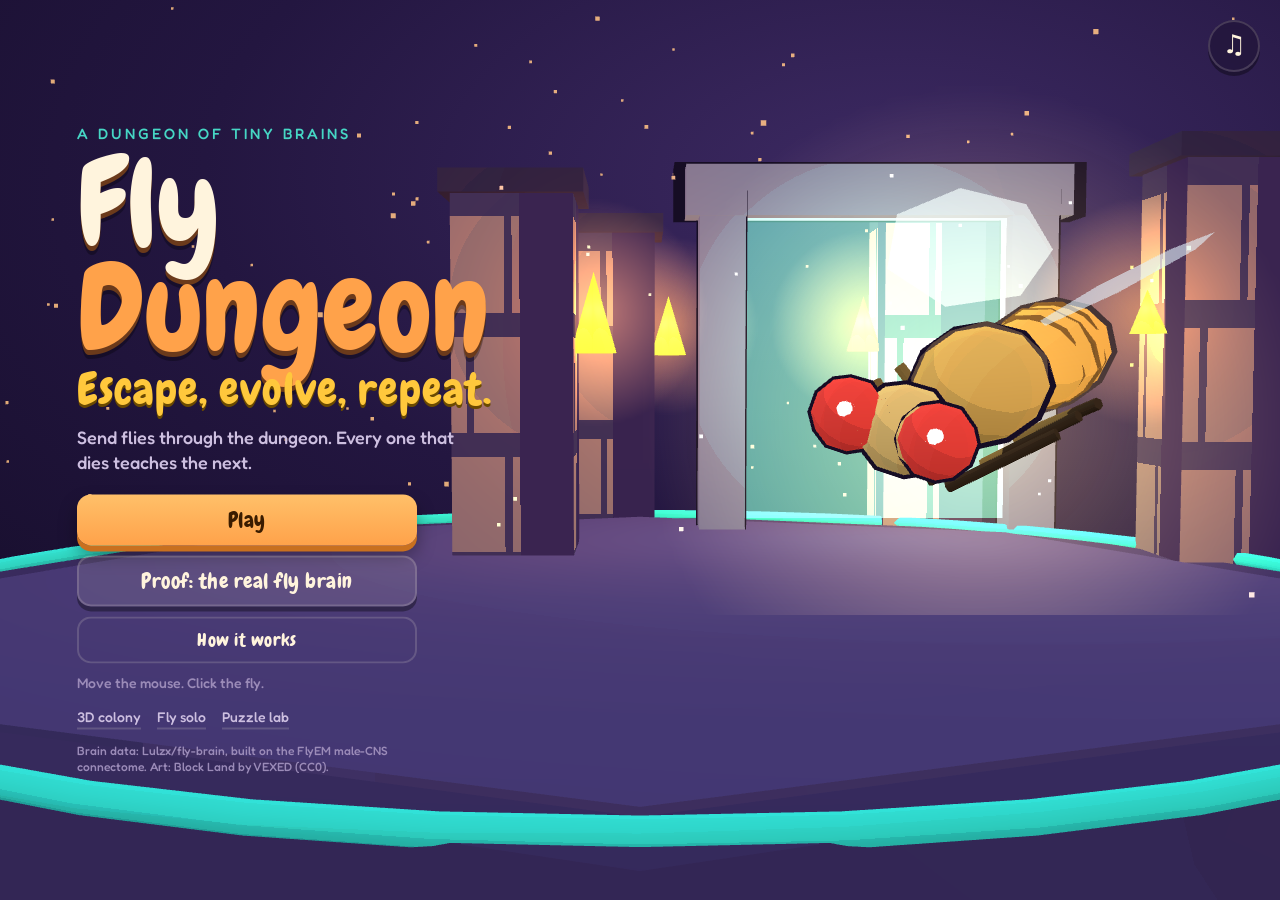
<file: web/index.html>
<!doctype html>
<html lang="en">
<head>
<meta charset="utf-8">
<meta name="viewport" content="width=device-width, initial-scale=1">
<title>Fly Dungeon</title>
<meta name="description" content="Send swarms of flies through a 3D dungeon. Every fly has a brain wired like the real fruit-fly connectome, and each new fly hatches smarter than the last.">
<link rel="icon" href="data:image/svg+xml,%3Csvg xmlns='http://www.w3.org/2000/svg' viewBox='0 0 32 32'%3E%3Crect width='32' height='32' rx='9' fill='%23ffa24a'/%3E%3Cellipse cx='16' cy='19' rx='5' ry='8' fill='%23301a3c'/%3E%3Ccircle cx='16' cy='9' r='4' fill='%23301a3c'/%3E%3C/svg%3E">
<link rel="stylesheet" href="dungeon.css">
</head>
<body>
<canvas id="stage" aria-hidden="true"></canvas>
<button class="soundbtn" id="bSoundMenu" aria-label="Toggle sound" title="Sound on/off (N)">&#9835;</button>

<!-- ============ MAIN MENU ============ -->
<section class="screen" id="menu">
  <div class="menu-left">
    <p class="kicker">a dungeon of tiny brains</p>
    <h1 class="logo">Fly<br><span>Dungeon</span></h1>
    <h2 class="sub">Escape, evolve, repeat.</h2>
    <p class="lede">Send flies through the dungeon. Every one that dies teaches the next.</p>
    <div class="menu-buttons">
      <button class="btn primary" id="bPlay">Play</button>
      <button class="btn" id="bBrain">Proof: the real fly brain</button>
      <button class="btn ghost" id="bHow">How it works</button>
    </div>
    <p class="hint">Move the mouse. Click the fly.</p>
    <nav class="other"><a href="colony.html">3D colony</a><a href="pilot.html">Fly solo</a><a href="lab.html">Puzzle lab</a></nav>
    <p class="credit">Brain data: Lulzx/fly-brain, built on the FlyEM male-CNS connectome. Art: Block Land by VEXED (CC0).</p>
  </div>
</section>

<!-- ============ CHOOSE YOUR FLY ============ -->
<section class="screen" id="setup" hidden>
  <button class="backbtn" id="bBack" aria-label="Back to the menu" title="Back (Esc)">&lsaquo;</button>
  <header class="title-top"><h2>Choose your fly</h2><p>Pick a body, spend your points, then see how the brain evolves.</p></header>
  <div class="turn-label" id="turnLabel"><button class="arrow" id="bPrev" aria-label="Previous fly">&lsaquo;</button><div><b id="typeName">Fruit fly</b><span id="typeBlurb"></span></div><button class="arrow" id="bNext" aria-label="Next fly">&rsaquo;</button></div>
  <aside class="sheet">
    <h3>Fly type</h3>
    <div class="types" id="types"></div>
    <h3>Stats <span id="pts" class="pts"></span></h3>
    <div id="stats"></div>
    <h3>Dungeon</h3>
    <div class="seg" id="segSize"><button data-v="small">Small</button><button data-v="medium" class="on">Medium</button><button data-v="large">Large</button></div>
    <h3>Flies at once</h3>
    <div class="seg" id="segN"><button data-v="4">4</button><button data-v="8" class="on">8</button><button data-v="12">12</button></div>
    <h3>Brain at the start</h3>
    <div class="seg" id="segBrain"><button data-v="naive" class="on">Naive</button><button data-v="evolved">Pre-evolved</button></div>
    <p class="note" id="brainHint"></p>
    <div class="row one"><button class="btn primary" id="bStart" disabled>Loading brain&hellip;</button></div>
  </aside>
</section>

<!-- ============ BRAIN PROOF ============ -->
<section class="screen" id="brainScreen" hidden>
  <button class="backbtn" id="bBrainBack" aria-label="Back to the menu" title="Back (Esc)">&lsaquo;</button>
  <header class="title-top"><h2>The real fly brain</h2><p>Every fly in this game runs on neurons from this wiring diagram. Check it yourself.</p></header>
  <aside class="sheet left" id="provSheet">
    <h3>Where it comes from</h3>
    <div id="prov"></div>
    <h3>Verify it yourself</h3>
    <pre class="code" id="verifyCode">cd tools
python verify_source.py</pre>
    <p class="note">That script re-hashes the source files from the ref2 project and rebuilds every one of our 193,169 synapse weights from the raw connectome. It prints <b>ALL CHECKS PASSED</b> only if they match exactly.</p>
  </aside>
  <aside class="sheet right" id="pokeSheet">
    <h3>Poke the brain</h3>
    <p class="note">Each button stimulates real neurons and runs the real wiring. Lit dots are neurons that fired.</p>
    <div class="pokes">
      <button class="btn" data-poke="loom">A shadow looms</button>
      <button class="btn" data-poke="prey">Smell of food</button>
      <button class="btn" data-poke="taste">Sugar on the mouth</button>
      <button class="btn danger" data-poke="blind">Shadow again, detectors cut</button>
    </div>
    <div id="pokeOut" class="pokeout"><p class="note">Press a button.</p></div>
    <h3>Real synapses, recomputed</h3>
    <div id="edges"></div>
  </aside>
</section>

<!-- ============ GAME ============ -->
<section id="game" hidden>
  <canvas id="view" aria-label="3D dungeon"></canvas>
  <canvas id="fx" aria-hidden="true"></canvas>
  <div class="topbar">
    <div class="pills">
      <span class="pill"><i>Level</i><b id="hLevel">1</b></span>
      <span class="pill"><i>Escaped</i><b id="hEsc">0/3</b></span>
      <span class="pill"><i>Alive</i><b id="hAlive">0</b></span>
      <span class="pill"><i>Hatched</i><b id="hBirths">0</b></span>
      <span class="pill"><i>Lost</i><b id="hDeaths">0</b></span>
    </div>
    <div class="topbtns"><button id="bSound" title="N">Sound</button><button id="bMap" title="M">Map</button><button id="bPause" title="Space">Pause</button><button data-speed="1" class="on">1&times;</button><button data-speed="3">3&times;</button><button data-speed="8">8&times;</button><button id="bMenu" title="Esc">Menu</button></div>
  </div>
  <div class="objective" id="objective"><svg id="arrow" viewBox="0 0 24 24" width="26" height="26"><path d="M12 2l7 18-7-4-7 4z" fill="currentColor"/></svg><span id="objText"></span></div>
  <aside class="panel left">
    <h4>Learning curve</h4>
    <canvas id="chart" width="260" height="100" aria-label="Chart of progress per fly in hatch order"></canvas>
    <p class="muted" id="chartNote">Every dot is a fly. Higher means it got further before dying.</p>
    <h4>Switch off parts of the brain</h4>
    <button id="tL" aria-pressed="false">L &nbsp; Blind to enemies</button>
    <button id="tK" aria-pressed="false">K &nbsp; Cut taste relay</button>
  </aside>
  <aside class="panel right">
    <h4>Flies</h4>
    <div id="roster"></div>
    <h4>Selected</h4>
    <div id="sel" class="muted">Click a fly, or press Q.</div>
  </aside>
  <div class="minibox"><canvas id="mini" aria-label="Minimap"></canvas><span>M &nbsp; full map</span></div>
  <div class="bigmap" id="bigWrap" hidden><canvas id="bigmap" aria-label="Full dungeon map"></canvas><div class="legend"><span><i style="background:#7dffd1"></i>exit</span><span><i style="background:#ffd45e"></i>key</span><span><i style="background:#42e0b4"></i>flies</span><span><i style="background:#ff6b6b"></i>enemies</span><span><i style="background:#e8b84a"></i>honey</span><span>press M to close</span></div></div>
  <div class="prompts"><span><kbd>Esc</kbd> pause</span><span><kbd>Q</kbd> next fly</span><span><kbd>M</kbd> map</span><span><kbd>P</kbd> take control (WASD)</span><span><kbd>L</kbd><kbd>K</kbd> brain switches</span><span><kbd>N</kbd> sound</span><span>hold <kbd>right mouse</kbd> + <kbd>WASD</kbd> pan</span><span><kbd>F</kbd> follow</span><span>drag orbit &middot; wheel zoom</span></div>
  <div class="log" id="log" aria-live="polite"></div>
  <div class="pausemenu" id="pauseMenu" hidden><div class="card"><h2>Paused</h2><p>The simulation is stopped. Every fly is frozen.</p><button class="btn primary" id="bResume">Resume</button><button class="btn" id="bQuit">Quit to menu</button><div class="vols"><label>Music <input type="range" id="volMusic" min="0" max="1" step="0.05"></label><label>Effects <input type="range" id="volSfx" min="0" max="1" step="0.05"></label></div><p class="note">Esc also resumes. You can still look around with the right mouse button and WASD. N mutes.</p></div></div>
</section>

<dialog id="dlgHow">
  <form method="dialog">
    <h2>How it works</h2>
    <p>Every fly runs a <b>live copy of a slice of the real fruit-fly connectome</b>: 6,484 neurons and 193,169 connections taken from the FlyEM male-CNS wiring diagram, through the open <a href="https://github.com/Lulzx/fly-brain">Lulzx/fly-brain</a> project.</p>
    <ul>
      <li>An enemy growing in view drives the shadow detectors (LC4, LPLC2), which fire the <b>escape neurons</b>. The fly dashes away.</li>
      <li>The smell of the key and the exit drives the <b>approach neurons</b>. The fly pushes toward it.</li>
      <li>Honey touches the taste cells. The <b>proboscis neuron</b> must fire for the fly to eat.</li>
    </ul>
    <p>The wiring does not say how strong synapses are or when to act. Those 8 numbers per fly are <b>evolved</b>: when a fly dies, the next one hatches from the best brains so far, slightly mutated.</p>
    <p class="muted">Where to go (the path) is supplied by the game, as in other embodied fly simulators. The brain decides whether to flee, push on, or eat.</p>
    <button class="btn primary" value="close">Back</button>
  </form>
</dialog>
<script type="module" src="js/dungeon.js"></script>
</body>
</html>
</file>
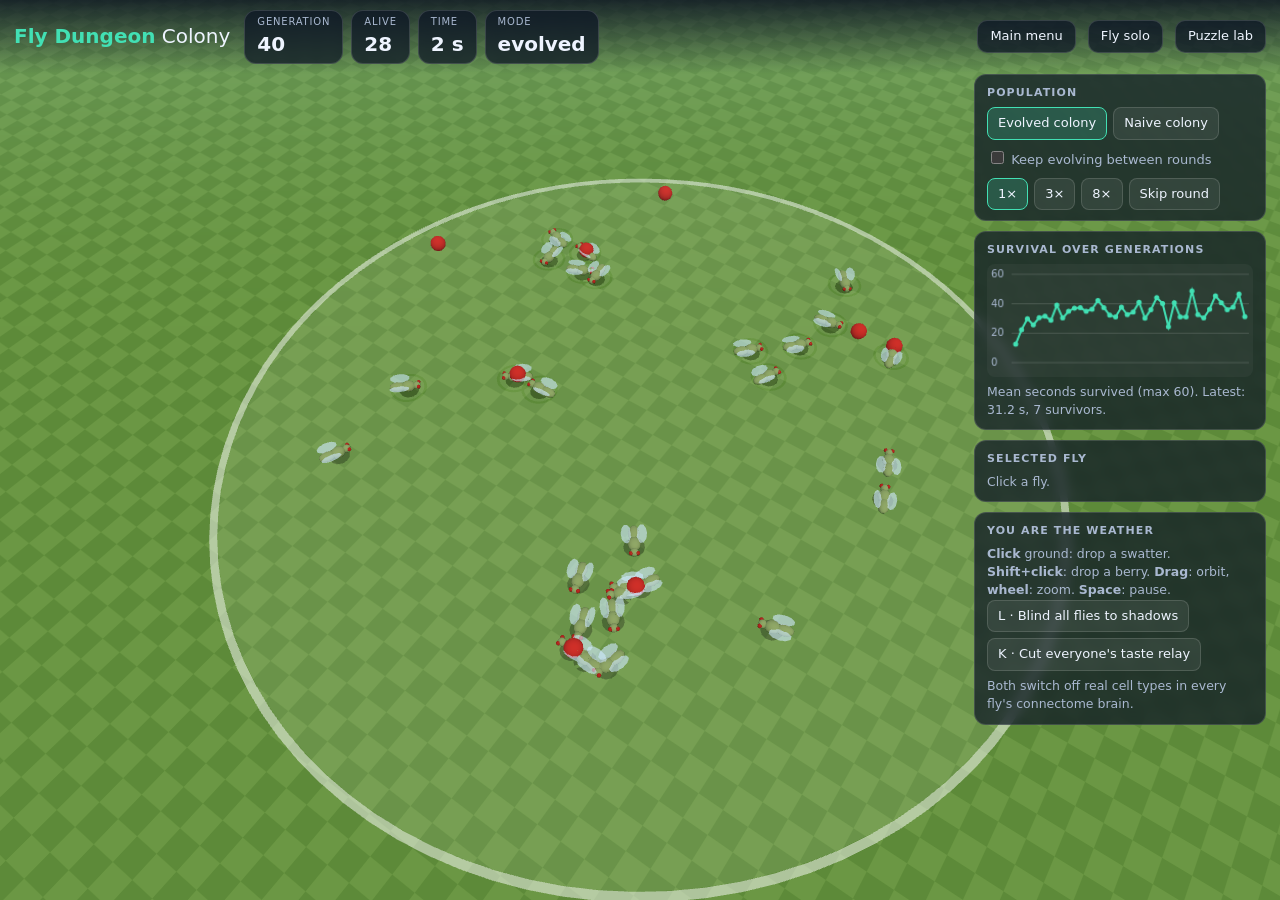
<file: web/colony.html>
<!doctype html>
<html lang="en">
<head>
<meta charset="utf-8">
<meta name="viewport" content="width=device-width, initial-scale=1">
<title>Fly Dungeon: 3D Colony</title>
<meta name="description" content="28 virtual fruit flies, each with a live brain wired like the real fly connectome, evolve to survive swatting hands and hunger.">
<link rel="icon" href="data:image/svg+xml,%3Csvg xmlns='http://www.w3.org/2000/svg' viewBox='0 0 32 32'%3E%3Crect width='32' height='32' rx='8' fill='%23101a2c'/%3E%3Cellipse cx='16' cy='19' rx='5' ry='8' fill='%2342e0b4'/%3E%3Ccircle cx='16' cy='9' r='4' fill='%2342e0b4'/%3E%3C/svg%3E">
<link rel="stylesheet" href="play.css">
<link rel="stylesheet" href="colony.css">
</head>
<body>
<canvas id="view" aria-label="3D view of the fly colony"></canvas>

<header class="bar-top">
  <div class="brand"><b>Fly Dungeon</b> Colony</div>
  <div class="chips">
    <span class="chip"><i>Generation</i><b id="gen">0</b></span>
    <span class="chip"><i>Alive</i><b id="alive">28</b></span>
    <span class="chip"><i>Time</i><b id="time">0</b></span>
    <span class="chip"><i>Mode</i><b id="mode">&hellip;</b></span>
  </div>
  <nav class="links"><a href="index.html">Main menu</a><a href="pilot.html">Fly solo</a><a href="lab.html">Puzzle lab</a></nav>
</header>

<aside class="side">
  <section>
    <h2>Population</h2>
    <div class="btns">
      <button id="bEvolved" class="on">Evolved colony</button>
      <button id="bNaive">Naive colony</button>
    </div>
    <label class="check"><input type="checkbox" id="cEvolve"> Keep evolving between rounds</label>
    <div class="btns sp">
      <button data-speed="1" class="on">1&times;</button><button data-speed="3">3&times;</button><button data-speed="8">8&times;</button><button id="bSkip" title="Fast-forward to the end of this round">Skip round</button>
    </div>
  </section>
  <section>
    <h2>Survival over generations</h2>
    <canvas id="chart" width="260" height="110" aria-label="Chart of mean seconds survived per generation"></canvas>
    <p class="muted" id="chartNote"></p>
  </section>
  <section>
    <h2>Selected fly</h2>
    <div id="sel" class="muted">Click a fly.</div>
  </section>
  <section>
    <h2>You are the weather</h2>
    <p class="muted"><b>Click</b> ground: drop a swatter. <b>Shift+click</b>: drop a berry. <b>Drag</b>: orbit, <b>wheel</b>: zoom. <b>Space</b>: pause.</p>
    <div class="btns">
      <button id="tL" aria-pressed="false">L &middot; Blind all flies to shadows</button>
      <button id="tK" aria-pressed="false">K &middot; Cut everyone's taste relay</button>
    </div>
    <p class="muted">Both switch off real cell types in every fly's connectome brain.</p>
  </section>
</aside>

<div class="toast" id="toast" role="status"></div>
<div class="loading" id="loading">Loading connectome brains&hellip;</div>
<script type="module" src="js/colony.js"></script>
</body>
</html>
</file>
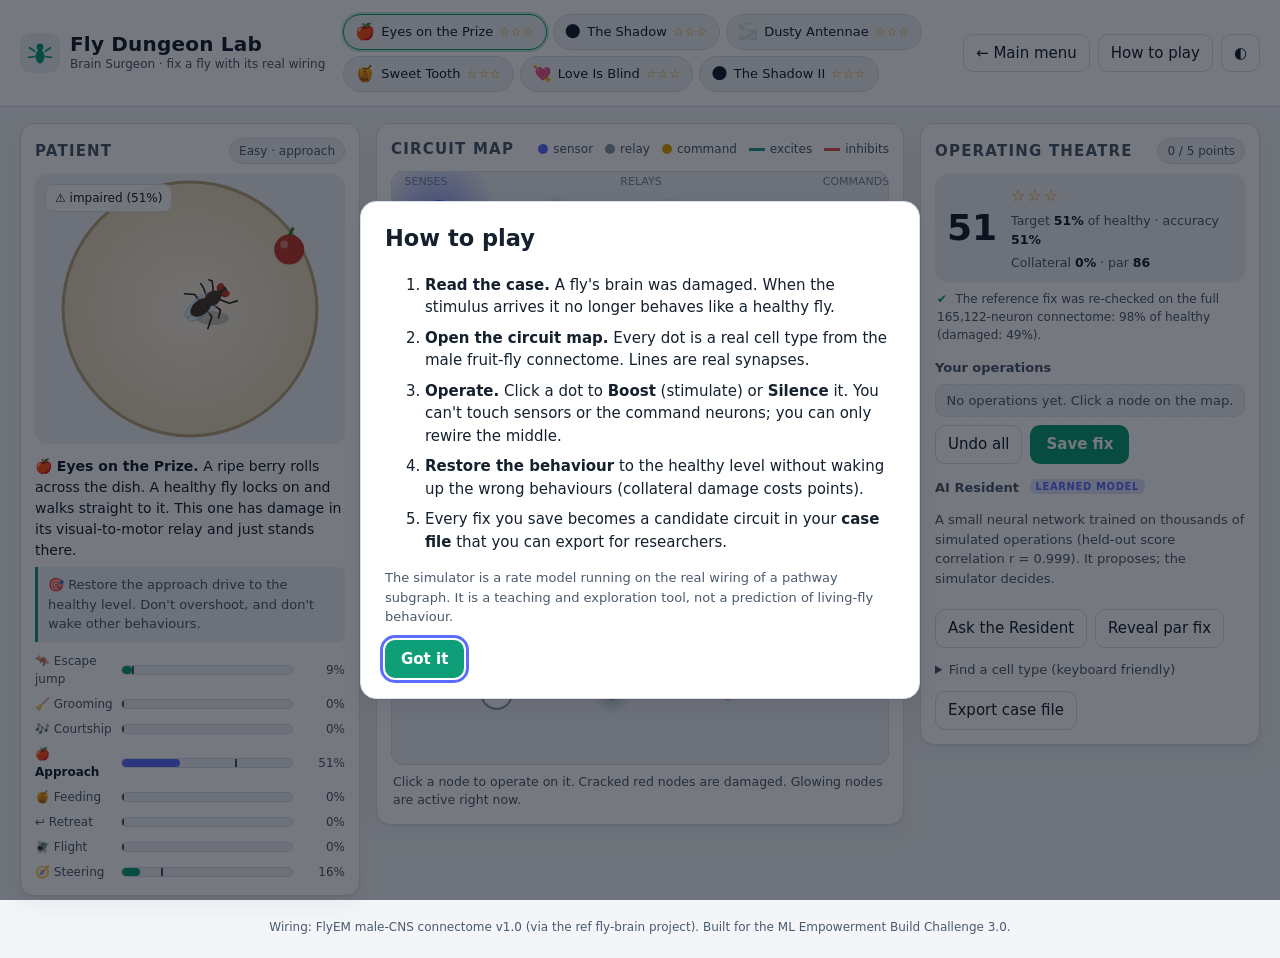
<file: web/lab.html>
<!doctype html>
<html lang="en">
<head>
<meta charset="utf-8">
<meta name="viewport" content="width=device-width, initial-scale=1">
<title>Fly Dungeon Lab: Brain Surgeon</title>
<meta name="description" content="A puzzle game where you repair a fruit fly's broken behaviour by operating on its real connectome wiring.">
<link rel="icon" href="data:image/svg+xml,%3Csvg xmlns='http://www.w3.org/2000/svg' viewBox='0 0 32 32'%3E%3Crect width='32' height='32' rx='8' fill='%23101a2c'/%3E%3Cellipse cx='16' cy='19' rx='5' ry='8' fill='%2342e0b4'/%3E%3Ccircle cx='16' cy='9' r='4' fill='%2342e0b4'/%3E%3C/svg%3E">
<link rel="stylesheet" href="style.css">
</head>
<body>
<a class="skip" href="#map">Skip to circuit map</a>

<header class="top">
  <div class="brand">
    <span class="logo" aria-hidden="true">
      <svg viewBox="0 0 32 32" width="28" height="28"><ellipse cx="16" cy="20" rx="5" ry="8" fill="currentColor"/><circle cx="16" cy="9" r="4" fill="currentColor"/><path d="M10 14l-6-4M22 14l6-4M10 20l-7 1M22 20l7 1" stroke="currentColor" stroke-width="2" stroke-linecap="round"/></svg>
    </span>
    <div>
      <h1>Fly Dungeon Lab</h1>
      <p class="tag">Brain Surgeon &middot; fix a fly with its real wiring</p>
    </div>
  </div>
  <nav class="cases" id="caseTabs" aria-label="Cases"></nav>
  <div class="top-actions">
    <a class="ghost linkbtn" href="index.html">← Main menu</a>
    <button class="ghost" id="btnHow" aria-haspopup="dialog">How to play</button>
    <button class="ghost" id="btnTheme" aria-label="Toggle light or dark theme" title="Theme">&#9680;</button>
  </div>
</header>

<main class="board">
  <!-- PATIENT -->
  <section class="panel patient" aria-labelledby="hPatient">
    <div class="panel-head">
      <h2 id="hPatient">Patient</h2>
      <span class="chip" id="caseChip"></span>
    </div>
    <div class="stage-wrap"><canvas id="stage" role="img" aria-label="Top-down view of the fly reacting to the stimulus"></canvas>
      <div class="stage-badge" id="stageBadge"></div>
    </div>
    <div class="brief" id="brief"></div>
    <div class="meters" id="meters" aria-live="polite"></div>
  </section>

  <!-- CIRCUIT MAP -->
  <section class="panel mapwrap" aria-labelledby="hMap" id="map">
    <div class="panel-head">
      <h2 id="hMap">Circuit map</h2>
      <div class="legend">
        <span><i class="dot sens"></i>sensor</span>
        <span><i class="dot relay"></i>relay</span>
        <span><i class="dot cmd"></i>command</span>
        <span><i class="line exc"></i>excites</span>
        <span><i class="line inh"></i>inhibits</span>
      </div>
    </div>
    <div class="canvas-wrap"><canvas id="circuit" tabindex="0" aria-label="Interactive circuit map. Use the list on the right for keyboard access."></canvas>
      <div class="tip" id="tip" role="status"></div>
    </div>
    <p class="hint-line" id="mapHint">Click a node to operate on it. Cracked red nodes are damaged. Glowing nodes are active right now.</p>
  </section>

  <!-- OPERATING THEATRE -->
  <aside class="panel theatre" aria-labelledby="hOp">
    <div class="panel-head"><h2 id="hOp">Operating theatre</h2><span class="chip" id="budgetChip"></span></div>
    <div class="score" id="scoreCard" aria-live="polite"></div>
    <p class="verify" id="verify"></p>
    <div class="moves">
      <h3>Your operations</h3>
      <ul id="moveList" class="movelist"></ul>
      <div class="row">
        <button class="ghost" id="btnClear">Undo all</button>
        <button class="primary" id="btnSave">Save fix</button>
      </div>
    </div>
    <div class="resident" id="residentBox">
      <h3>AI Resident <span class="badge">learned model</span></h3>
      <p class="muted" id="residentMsg">A small neural network trained on thousands of simulated operations. It proposes; the simulator decides.</p>
      <div id="residentList" class="suggest"></div>
      <div class="row"><button class="ghost" id="btnAsk">Ask the Resident</button><button class="ghost" id="btnPar" title="Show the best fix found by an automated greedy search">Reveal par fix</button></div>
    </div>
    <details class="finder">
      <summary>Find a cell type (keyboard friendly)</summary>
      <input id="search" type="search" placeholder="e.g. PVLP, AOTU, GNG..." autocomplete="off" aria-label="Search cell types">
      <ul id="typeList" class="typelist"></ul>
    </details>
    <div class="row foot">
      <button class="ghost" id="btnExport">Export case file</button>
      <span class="muted" id="saveMsg"></span>
    </div>
  </aside>
</main>

<dialog id="dlgHow">
  <form method="dialog">
    <h2>How to play</h2>
    <ol>
      <li><b>Read the case.</b> A fly's brain was damaged. When the stimulus arrives it no longer behaves like a healthy fly.</li>
      <li><b>Open the circuit map.</b> Every dot is a real cell type from the male fruit-fly connectome. Lines are real synapses.</li>
      <li><b>Operate.</b> Click a dot to <b>Boost</b> (stimulate) or <b>Silence</b> it. You can't touch sensors or the command neurons; you can only rewire the middle.</li>
      <li><b>Restore the behaviour</b> to the healthy level without waking up the wrong behaviours (collateral damage costs points).</li>
      <li>Every fix you save becomes a candidate circuit in your <b>case file</b> that you can export for researchers.</li>
    </ol>
    <p class="muted">The simulator is a rate model running on the real wiring of a pathway subgraph. It is a teaching and exploration tool, not a prediction of living-fly behaviour.</p>
    <button class="primary" value="close">Got it</button>
  </form>
</dialog>

<footer class="foot-note">
  Wiring: FlyEM male-CNS connectome v1.0 (via the ref fly-brain project). Built for the ML Empowerment Build Challenge 3.0.
</footer>

<script type="module" src="js/main.js"></script>
</body>
</html>
</file>
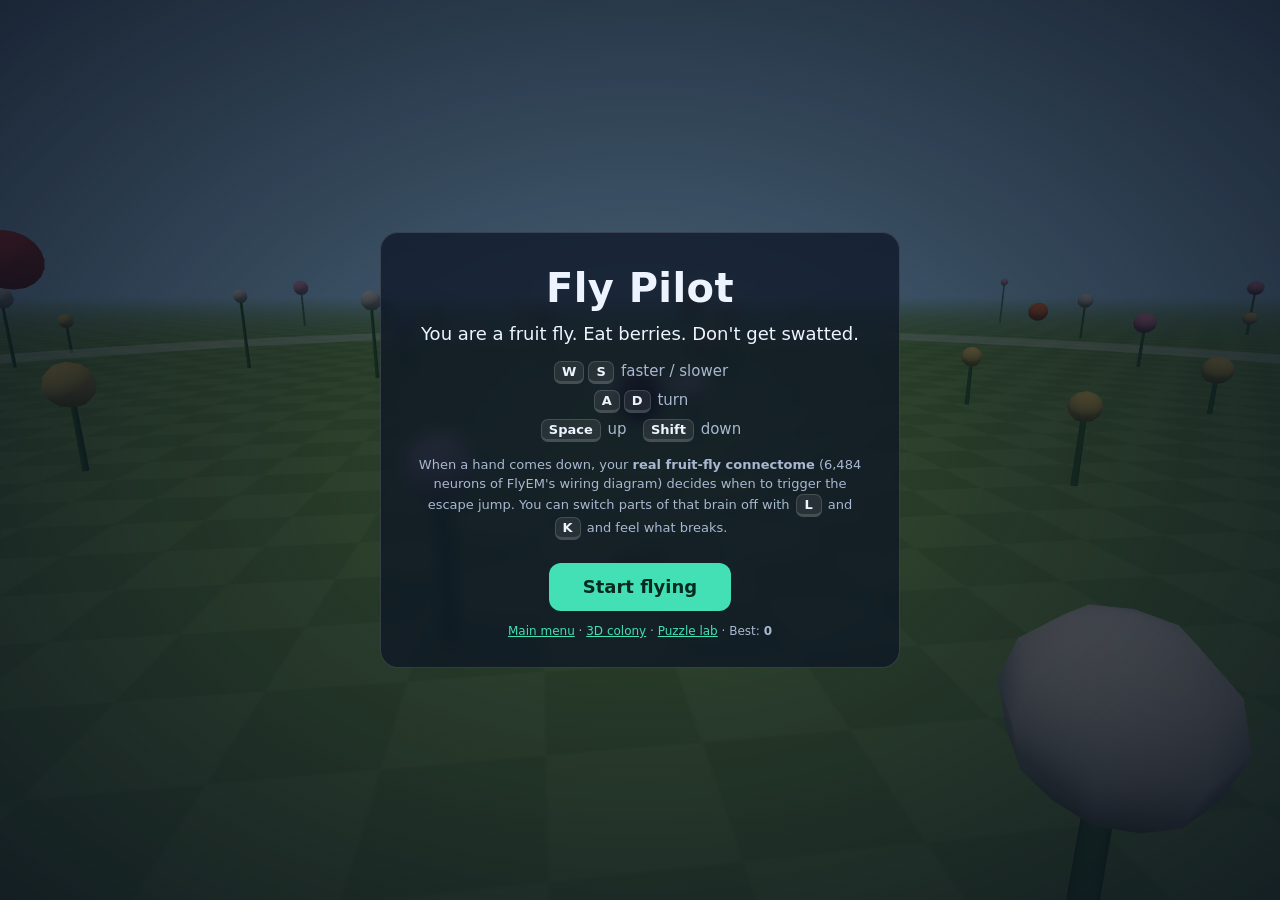
<file: web/pilot.html>
<!doctype html>
<html lang="en">
<head>
<meta charset="utf-8">
<meta name="viewport" content="width=device-width, initial-scale=1">
<title>Fly Dungeon: Fly Pilot (solo)</title>
<meta name="description" content="Fly a fruit fly in 3D. Its escape reflex is computed by the real fruit-fly connectome.">
<link rel="icon" href="data:image/svg+xml,%3Csvg xmlns='http://www.w3.org/2000/svg' viewBox='0 0 32 32'%3E%3Crect width='32' height='32' rx='8' fill='%23101a2c'/%3E%3Cellipse cx='16' cy='19' rx='5' ry='8' fill='%2342e0b4'/%3E%3Ccircle cx='16' cy='9' r='4' fill='%2342e0b4'/%3E%3C/svg%3E">
<link rel="stylesheet" href="play.css">
</head>
<body>
<canvas id="view" aria-label="3D view of the fly"></canvas>

<div class="hud" id="hud" hidden>
  <div class="stats">
    <div><span class="k">Berries</span><b id="sBerries">0</b></div>
    <div><span class="k">Lives</span><b id="sLives">3</b></div>
    <div><span class="k">Time</span><b id="sTime">90</b></div>
  </div>
  <div class="brain" aria-live="polite">
    <div class="bt">Real fly brain, live <span id="brainMs"></span></div>
    <div class="bar"><span>Looming signal</span><i><u id="bLoom"></u></i></div>
    <div class="bar esc"><span>Escape neurons</span><i><u id="bEsc"></u></i></div>
    <div class="bar"><span>Feeding neuron</span><i><u id="bFeed"></u></i></div>
    <div class="tog"><button id="tL" aria-pressed="false">L &middot; Blind the shadow detectors</button><button id="tK" aria-pressed="false">K &middot; Cut the taste relay</button></div>
  </div>
  <div class="toast" id="toast" role="status"></div>
</div>

<div class="screen" id="title">
  <div class="card">
    <h1>Fly Pilot</h1>
    <p class="lead">You are a fruit fly. Eat berries. Don't get swatted.</p>
    <ul class="keys">
      <li><kbd>W</kbd><kbd>S</kbd> faster / slower</li>
      <li><kbd>A</kbd><kbd>D</kbd> turn</li>
      <li><kbd>Space</kbd> up &nbsp; <kbd>Shift</kbd> down</li>
    </ul>
    <p class="note">When a hand comes down, your <b>real fruit-fly connectome</b> (6,484 neurons of FlyEM's wiring diagram) decides when to trigger the escape jump. You can switch parts of that brain off with <kbd>L</kbd> and <kbd>K</kbd> and feel what breaks.</p>
    <button class="go" id="btnStart" disabled>Loading brain&hellip;</button>
    <p class="small"><a href="index.html">Main menu</a> &middot; <a href="colony.html">3D colony</a> &middot; <a href="lab.html">Puzzle lab</a> &middot; Best: <b id="best">0</b></p>
  </div>
</div>

<div class="screen" id="over" hidden>
  <div class="card">
    <h1 id="overTitle">Game over</h1>
    <p class="lead" id="overMsg"></p>
    <button class="go" id="btnAgain">Fly again</button>
  </div>
</div>

<script type="module" src="js/pilot.js"></script>
</body>
</html>
</file>
<file: web/dungeon.css>
@font-face { font-family: "Chewy"; src: url(assets/fonts/chewy.woff2) format("woff2"); font-display: swap; }
@font-face { font-family: "Fredoka"; src: url(assets/fonts/fredoka.woff2) format("woff2"); font-weight: 300 700; font-display: swap; }
:root {
  --ink: #fff4dd; --ink2: #cdbfe0; --dim: #9b8bb8;
  --orange: #ffa24a; --orange-d: #c9701f; --honey: #ffc83c; --teal: #46d6c4; --teal-d: #1f8f86; --pink: #ff6b8b; --green: #7dffd1;
  --glass: rgba(34, 22, 58, .72); --glass2: rgba(255, 244, 221, .08); --edge: rgba(255, 244, 221, .16);
  --r: 16px; --title: "Chewy", "Fredoka", system-ui, sans-serif; --body: "Fredoka", system-ui, -apple-system, "Segoe UI", sans-serif;
  color-scheme: dark;
}
* { box-sizing: border-box; }
html, body { margin: 0; height: 100%; overflow: hidden; color: var(--ink); font: 500 16px/1.4 var(--body); background: radial-gradient(120% 90% at 70% 20%, #3d2a63 0%, #231640 45%, #120b24 100%); }
#stage { position: fixed; inset: 0; width: 100%; height: 100%; }
.screen { position: fixed; inset: 0; pointer-events: none; display: block; overflow: hidden; }
.screen[hidden], #game[hidden] { display: none; }
.screen > * { pointer-events: auto; }
button { font: inherit; color: inherit; cursor: pointer; }
a { color: var(--orange); }
button:focus-visible, a:focus-visible, input:focus-visible { outline: 3px solid var(--teal); outline-offset: 2px; }

/* chunky buttons, in the spirit of the jam games: a coloured slab with a darker lip */
.btn { display: block; width: 100%; text-align: center; font-family: var(--title); font-size: 21px; letter-spacing: .5px; padding: 11px 22px; margin: 10px 0; color: var(--ink); background: rgba(255,244,221,.1); border: 0; border-radius: 14px; box-shadow: 0 5px 0 rgba(0,0,0,.35), inset 0 0 0 2px var(--edge); transition: transform .08s, box-shadow .08s, background .15s; }
.btn:hover { background: rgba(255,244,221,.18); transform: translateY(-1px); }
.btn:active { transform: translateY(4px); box-shadow: 0 1px 0 rgba(0,0,0,.35), inset 0 0 0 2px var(--edge); }
.btn.primary { color: #3a1c00; background: linear-gradient(#ffc069, var(--orange)); box-shadow: 0 6px 0 var(--orange-d), 0 10px 18px rgba(0,0,0,.35); }
.btn.primary:hover { background: linear-gradient(#ffcc80, #ffab55); }
.btn.primary:active { box-shadow: 0 1px 0 var(--orange-d); }
.btn.ghost { background: transparent; box-shadow: inset 0 0 0 2px var(--edge); font-size: 18px; }
.btn.danger { box-shadow: 0 5px 0 rgba(0,0,0,.35), inset 0 0 0 2px rgba(255,107,139,.5); }
.btn:disabled { opacity: .5; cursor: wait; }

/* ============ menu ============ */
.menu-left { position: absolute; left: clamp(24px, 6vw, 96px); top: 50%; transform: translateY(-50%); width: min(430px, 88vw); }
.kicker { margin: 0 0 8px; font-size: 15px; letter-spacing: 3px; text-transform: uppercase; color: var(--teal); }
.logo { margin: 0 0 6px; font: 400 clamp(66px, 9.5vw, 128px)/0.86 var(--title); color: var(--ink); text-shadow: 0 5px 0 #6b3a1b, 0 9px 0 rgba(0,0,0,.3); }
.logo span { color: var(--orange); }
.sub { margin: 4px 0 14px; font: 400 clamp(30px, 4vw, 44px)/1 var(--title); color: var(--honey); text-shadow: 0 3px 0 #6b4a00; letter-spacing: 1px; }
.lede { margin: 0 0 18px; color: var(--ink2); font-size: 18px; max-width: 380px; }
.menu-buttons { max-width: 340px; }
.hint { margin: 10px 0 14px; font-size: 14px; color: var(--dim); }
.other { display: flex; gap: 16px; flex-wrap: wrap; }
.other a { color: var(--ink2); font-size: 14px; text-decoration: none; border-bottom: 2px solid var(--edge); }
.other a:hover { color: var(--orange); border-color: var(--orange); }
.credit { margin: 14px 0 0; font-size: 12px; color: var(--dim); max-width: 380px; }

/* ============ shared screen furniture ============ */
.title-top { position: absolute; top: 22px; left: 0; right: 0; text-align: center; pointer-events: none; }
.title-top h2 { margin: 0; font: 400 clamp(36px, 5vw, 56px)/1 var(--title); color: var(--ink); text-shadow: 0 4px 0 #5b2d3c, 0 7px 0 rgba(0,0,0,.25); letter-spacing: 1px; }
.title-top p { margin: 4px 0 0; color: var(--ink2); }
.sheet { position: absolute; top: 108px; bottom: 24px; width: min(430px, 94vw); overflow: auto; padding: 18px 20px; background: var(--glass); border-radius: 22px; box-shadow: 0 14px 40px rgba(0,0,0,.4), inset 0 0 0 2px var(--edge); backdrop-filter: blur(8px); }
.sheet h3 { margin: 16px 0 8px; font: 400 21px/1 var(--title); letter-spacing: .5px; color: var(--honey); }
.sheet h3:first-child { margin-top: 0; }
.sheet .pts { font-family: var(--body); font-size: 14px; color: var(--teal); margin-left: 8px; }
#setup .sheet, #brainScreen .sheet.right { right: clamp(14px, 3vw, 48px); }
#brainScreen .sheet.left { left: clamp(14px, 3vw, 48px); }
.note { margin: 6px 0 0; font-size: 13.5px; color: var(--ink2); }
.row { display: grid; grid-template-columns: 120px 1fr; gap: 12px; margin-top: 18px; align-items: center; }
.row.one { grid-template-columns: 1fr; }
.row .btn { margin: 0; }

/* ---- fly chooser ---- */
.turn-label { position: absolute; left: clamp(14px, 6vw, 110px); bottom: 36px; width: min(520px, 50vw); display: grid; grid-template-columns: 54px 1fr 54px; align-items: center; gap: 10px; text-align: center; pointer-events: auto; }
.turn-label b { display: block; font: 400 clamp(34px, 4.6vw, 54px)/1 var(--title); text-shadow: 0 4px 0 #5b2d3c; }
.turn-label span { display: block; color: var(--ink2); font-size: 15px; margin-top: 4px; }
.arrow { width: 54px; height: 54px; border: 0; border-radius: 50%; font: 400 38px/1 var(--title); color: var(--ink); background: rgba(255,244,221,.12); box-shadow: 0 4px 0 rgba(0,0,0,.35), inset 0 0 0 2px var(--edge); }
.arrow:hover { background: rgba(255,244,221,.22); }
.arrow:active { transform: translateY(3px); box-shadow: none; }
.types { display: grid; grid-template-columns: repeat(3, 1fr); gap: 10px; }
.type { padding: 10px 8px 9px; text-align: center; background: var(--glass2); border: 0; border-radius: 14px; box-shadow: inset 0 0 0 2px var(--edge); font-family: var(--title); font-size: 18px; transition: transform .1s; }
.type:hover { transform: translateY(-2px); }
.type i { display: block; width: 26px; height: 26px; margin: 0 auto 4px; border-radius: 50%; border: 3px solid #160d24; }
.type small { display: block; font: 500 12px var(--body); color: var(--ink2); margin-top: 2px; }
.type.on { background: rgba(255,162,74,.2); box-shadow: inset 0 0 0 3px var(--orange); }
.stat { display: grid; grid-template-columns: 74px 1fr 22px 30px 30px; gap: 8px; align-items: center; margin: 9px 0; font-size: 15px; }
.pillbar { display: block; height: 14px; border-radius: 99px; background: rgba(0,0,0,.35); box-shadow: inset 0 2px 3px rgba(0,0,0,.4); overflow: hidden; }
.pillbar u { display: block; height: 100%; border-radius: 99px; background: linear-gradient(#a6ffc8, var(--teal)); box-shadow: inset 0 -3px 0 rgba(0,0,0,.18); transition: width .2s; }
.stat button { width: 30px; height: 30px; padding: 0; border: 0; border-radius: 50%; font: 400 20px/1 var(--title); background: rgba(255,244,221,.14); box-shadow: 0 3px 0 rgba(0,0,0,.3); }
.stat button:disabled { opacity: .25; cursor: default; box-shadow: none; }
.seg { display: flex; gap: 8px; }
.seg button { flex: 1; padding: 8px 6px; border: 0; border-radius: 12px; font-family: var(--title); font-size: 17px; background: var(--glass2); box-shadow: inset 0 0 0 2px var(--edge); }
.seg button.on { background: rgba(70,214,196,.22); box-shadow: inset 0 0 0 3px var(--teal); }

/* ---- brain proof ---- */
.kv { display: grid; grid-template-columns: 112px 1fr; gap: 3px 10px; font-size: 14px; margin: 3px 0; }
.kv dt { color: var(--dim); }
.kv dd { margin: 0; word-break: break-all; }
.code { font-family: ui-monospace, Menlo, Consolas, monospace; font-size: 12px; margin: 6px 0; padding: 10px 12px; border-radius: 12px; background: rgba(0,0,0,.4); color: var(--green); white-space: pre-wrap; }
.hash { display: block; font-family: ui-monospace, Menlo, Consolas, monospace; font-size: 11px; color: var(--ink2); }
.pokes { display: grid; grid-template-columns: 1fr 1fr; gap: 8px; }
.pokes .btn { font-size: 16px; padding: 9px 8px; margin: 0; }
.pokeout { margin-top: 12px; min-height: 120px; }
.nrow { display: grid; grid-template-columns: 1fr 76px; gap: 8px; align-items: center; margin: 5px 0; font-size: 13px; }
.nrow b { font-weight: 600; }
.nrow small { display: block; color: var(--dim); font-family: ui-monospace, Menlo, monospace; font-size: 10.5px; }
.edge { font-size: 13px; padding: 6px 8px; margin: 5px 0; background: var(--glass2); border-radius: 10px; }
.edge small { display: block; color: var(--ink2); font-family: ui-monospace, Menlo, monospace; font-size: 10.5px; }
.ok { color: var(--green); font-weight: 600; }

/* ============ in-game HUD (soft glass panels, pill gauges, key prompts) ============ */
#game { position: fixed; inset: 0; }
#view { position: absolute; inset: 0; width: 100%; height: 100%; cursor: grab; }
#view:active { cursor: grabbing; }
#fx { position: absolute; inset: 0; width: 100%; height: 100%; pointer-events: none; }
.topbar { position: absolute; top: 12px; left: 12px; right: 12px; display: flex; justify-content: space-between; align-items: flex-start; gap: 10px; pointer-events: none; flex-wrap: wrap; }
.topbar > * { pointer-events: auto; }
.pills { display: flex; gap: 8px; flex-wrap: wrap; }
.pill { display: block; min-width: 76px; padding: 5px 14px 6px; background: var(--glass); border-radius: 14px; box-shadow: inset 0 0 0 2px var(--edge); backdrop-filter: blur(6px); }
.pill i { display: block; font: 500 11px var(--body); letter-spacing: 1.5px; text-transform: uppercase; color: var(--dim); font-style: normal; }
.pill b { font: 400 24px/1.05 var(--title); }
.topbtns { display: flex; gap: 6px; }
.topbtns button, .panel button { padding: 6px 12px; border: 0; border-radius: 12px; font: 400 16px var(--title); background: var(--glass); box-shadow: inset 0 0 0 2px var(--edge); }
.topbtns button.on { box-shadow: inset 0 0 0 3px var(--orange); }
.panel button[aria-pressed="true"] { box-shadow: inset 0 0 0 3px var(--pink); background: rgba(255,107,139,.22); }
.panel { position: absolute; width: 276px; padding: 12px 14px; background: var(--glass); border-radius: 18px; box-shadow: 0 10px 30px rgba(0,0,0,.35), inset 0 0 0 2px var(--edge); backdrop-filter: blur(6px); }
.panel h4 { margin: 0 0 6px; font: 400 17px var(--title); letter-spacing: .5px; color: var(--honey); }
.panel h4:not(:first-child) { margin-top: 12px; }
.panel.left { left: 12px; bottom: 56px; }
.panel.right { right: 12px; top: 64px; max-height: calc(100vh - 330px); overflow: auto; }
.panel.left button { display: block; width: 100%; text-align: left; margin: 5px 0; }
.muted { color: var(--ink2); font-size: 13px; margin: 6px 0 0; }
#chart { width: 100%; height: auto; background: rgba(0,0,0,.25); border-radius: 10px; }
.fly { display: grid; grid-template-columns: 14px 1fr 46px; gap: 8px; align-items: center; width: 100%; padding: 4px 6px; margin: 2px 0; border: 0; border-radius: 10px; background: transparent; text-align: left; font: 500 13px var(--body); box-shadow: none; }
.fly:hover { background: rgba(255,244,221,.08); }
.fly.sel { background: rgba(255,200,60,.16); box-shadow: inset 0 0 0 2px var(--honey); }
.fly .dot { width: 12px; height: 12px; border-radius: 50%; background: var(--teal); border: 2px solid #160d24; }
.fly .bar { height: 7px; margin-top: 3px; border-radius: 99px; background: rgba(0,0,0,.35); overflow: hidden; }
.fly .bar u { display: block; height: 100%; border-radius: 99px; background: linear-gradient(#a6ffc8, var(--teal)); }
.gene { display: grid; grid-template-columns: 104px 1fr 28px; gap: 8px; font-size: 12px; color: var(--ink2); align-items: center; margin: 3px 0; }
.gene .pillbar { height: 8px; }
.gene.act .pillbar u { background: linear-gradient(#ffe08a, var(--orange)); }
.neu { display: grid; grid-template-columns: 1fr 52px; gap: 6px; font-size: 12px; margin: 3px 0; align-items: center; }
.neu small { display: block; color: var(--dim); font-family: ui-monospace, Menlo, monospace; font-size: 10px; }
.objective { position: absolute; top: 66px; left: 50%; transform: translateX(-50%); display: flex; align-items: center; gap: 10px; padding: 6px 16px; background: var(--glass); border-radius: 99px; box-shadow: inset 0 0 0 2px rgba(255,200,60,.55); font: 400 20px var(--title); pointer-events: none; backdrop-filter: blur(6px); }
.objective svg { color: var(--honey); }
.minibox { position: absolute; right: 12px; bottom: 56px; padding: 8px; background: var(--glass); border-radius: 18px; box-shadow: inset 0 0 0 2px var(--edge); backdrop-filter: blur(6px); }
.minibox canvas { display: block; border-radius: 10px; image-rendering: pixelated; }
.minibox span { display: block; text-align: center; margin-top: 4px; font-size: 12px; color: var(--dim); }
.prompts { position: absolute; left: 50%; bottom: 10px; transform: translateX(-50%); display: flex; gap: 14px; padding: 6px 16px; background: var(--glass); border-radius: 99px; box-shadow: inset 0 0 0 2px var(--edge); font-size: 13px; color: var(--ink2); white-space: nowrap; pointer-events: none; max-width: 96vw; overflow: hidden; }
kbd { display: inline-block; min-width: 22px; padding: 0 6px; margin-right: 3px; text-align: center; font: 400 14px/20px var(--title); color: #3a1c00; background: var(--orange); border-radius: 6px; box-shadow: 0 2px 0 var(--orange-d); }
.log { position: absolute; left: 50%; bottom: 52px; transform: translateX(-50%); display: grid; gap: 6px; justify-items: center; pointer-events: none; width: min(520px, 60vw); }
.log div { padding: 6px 16px; background: var(--glass); border-radius: 14px; box-shadow: inset 0 0 0 2px var(--edge); font-size: 14px; text-align: center; animation: rise .25s ease-out; }
.log .good { box-shadow: inset 0 0 0 2px var(--teal); }
.log .bad { box-shadow: inset 0 0 0 2px var(--pink); }
.log .gold { box-shadow: inset 0 0 0 2px var(--honey); }
@keyframes rise { from { transform: translateY(8px); opacity: 0; } }
.bigmap { position: absolute; inset: 0; background: rgba(18, 11, 36, .94); display: grid; place-items: center; align-content: center; gap: 12px; z-index: 6; }
.bigmap[hidden] { display: none; }
.bigmap canvas { image-rendering: pixelated; border-radius: 16px; box-shadow: inset 0 0 0 2px var(--edge); background: #0f0a1e; max-width: 96vw; max-height: 80vh; }
.legend { display: flex; gap: 18px; flex-wrap: wrap; justify-content: center; font-size: 14px; color: var(--ink2); }
.legend i { display: inline-block; width: 11px; height: 11px; margin-right: 6px; border-radius: 3px; }
dialog { background: #2a1b48; color: var(--ink); border: 0; border-radius: 22px; max-width: 580px; padding: 22px 26px; box-shadow: 0 20px 60px rgba(0,0,0,.6), inset 0 0 0 2px var(--edge); }
dialog::backdrop { background: rgba(10, 6, 20, .7); }
dialog h2 { margin: 0 0 8px; font: 400 36px var(--title); color: var(--honey); }
@media (max-width: 900px) { .panel.right { display: none; } .panel.left { width: 210px; bottom: 100px; } .prompts { display: none; } .minibox { bottom: 12px; } .turn-label { width: 90vw; left: 5vw; bottom: auto; top: 112px; } #setup .sheet { top: auto; height: 52vh; width: 94vw; right: 3vw; } #brainScreen .sheet { width: 94vw; height: 38vh; top: auto; bottom: 12px; right: 3vw; } #brainScreen .sheet.left { display: none; } }
@media (prefers-reduced-motion: reduce) { * { animation: none !important; transition: none !important; } }

.backbtn { position: absolute; top: 20px; left: 20px; width: 56px; height: 56px; border: 0; border-radius: 50%; font: 400 40px/1 var(--title); color: var(--ink); background: rgba(34,22,58,.72); box-shadow: 0 4px 0 rgba(0,0,0,.35), inset 0 0 0 2px var(--edge); backdrop-filter: blur(6px); z-index: 4; padding: 0 0 6px; }
.backbtn:hover { background: rgba(255,244,221,.2); }
.backbtn:active { transform: translateY(3px); box-shadow: none; }
.pausemenu { position: absolute; inset: 0; display: grid; place-items: center; background: rgba(14, 8, 28, .5); z-index: 8; pointer-events: none; }
.pausemenu[hidden] { display: none; }
.pausemenu .card { pointer-events: auto; width: min(360px, 90vw); padding: 24px 28px 20px; text-align: center; background: var(--glass); border-radius: 24px; box-shadow: 0 18px 50px rgba(0,0,0,.5), inset 0 0 0 2px var(--edge); }
.pausemenu h2 { margin: 0; font: 400 52px/1 var(--title); text-shadow: 0 4px 0 #5b2d3c; }
.pausemenu p { margin: 6px 0 12px; color: var(--ink2); }
.pausemenu .note { font-size: 13px; color: var(--dim); margin-top: 10px; }

.soundbtn { position: fixed; top: 20px; right: 20px; width: 52px; height: 52px; border: 0; border-radius: 50%; font: 400 26px/1 var(--title); color: var(--ink); background: rgba(34,22,58,.72); box-shadow: 0 4px 0 rgba(0,0,0,.35), inset 0 0 0 2px var(--edge); backdrop-filter: blur(6px); z-index: 5; padding: 0 0 3px; }
.soundbtn:hover { background: rgba(255,244,221,.2); }
.soundbtn.off { color: var(--dim); text-decoration: line-through; }
.vols { display: grid; gap: 8px; margin: 6px 0 4px; text-align: left; }
.vols label { display: grid; grid-template-columns: 70px 1fr; gap: 10px; align-items: center; font-size: 15px; color: var(--ink2); }
.vols input[type=range] { width: 100%; accent-color: var(--orange); }
#bSound.off { box-shadow: inset 0 0 0 3px var(--pink); color: var(--dim); }
</file>
<file: web/play.css>
:root { color-scheme: dark; --ink:#eef4ff; --ink2:#a9b8d0; --brand:#42e0b4; --bad:#ff6b6b; --warn:#ffd45e; --panel:rgba(12,20,36,.72); --line:rgba(255,255,255,.14); }
* { box-sizing: border-box; }
html, body { margin: 0; height: 100%; overflow: hidden; background: #0b1220; color: var(--ink); font: 15px/1.45 system-ui, -apple-system, "Segoe UI", Roboto, sans-serif; }
#view { position: fixed; inset: 0; width: 100%; height: 100%; display: block; }
.hud { position: fixed; inset: 0; pointer-events: none; }
.hud > * { pointer-events: none; }
.stats { position: absolute; top: 14px; left: 14px; display: flex; gap: 10px; }
.stats div { background: var(--panel); border: 1px solid var(--line); border-radius: 12px; padding: 6px 14px; backdrop-filter: blur(6px); min-width: 78px; }
.stats .k { display: block; font-size: 11px; letter-spacing: .08em; text-transform: uppercase; color: var(--ink2); }
.stats b { font-size: 24px; font-variant-numeric: tabular-nums; }
.brain { position: absolute; top: 14px; right: 14px; width: 270px; background: var(--panel); border: 1px solid var(--line); border-radius: 12px; padding: 10px 12px; backdrop-filter: blur(6px); }
.bt { font-size: 11px; letter-spacing: .08em; text-transform: uppercase; color: var(--ink2); margin-bottom: 6px; }
.bt span { float: right; text-transform: none; letter-spacing: 0; }
.bar { display: grid; grid-template-columns: 112px 1fr; gap: 8px; align-items: center; font-size: 12px; margin: 4px 0; color: var(--ink2); }
.bar i { display: block; height: 9px; background: rgba(255,255,255,.1); border-radius: 6px; overflow: hidden; }
.bar u { display: block; height: 100%; width: 0; background: var(--brand); border-radius: 6px; transition: width .08s; }
.bar.esc u { background: var(--warn); }
.tog { margin-top: 8px; display: grid; gap: 5px; pointer-events: auto; }
.tog button { text-align: left; font: inherit; font-size: 12px; color: var(--ink); background: rgba(255,255,255,.06); border: 1px solid var(--line); border-radius: 8px; padding: 5px 8px; cursor: pointer; }
.tog button[aria-pressed="true"] { background: rgba(255,107,107,.22); border-color: var(--bad); }
.toast { position: absolute; left: 50%; top: 22%; transform: translateX(-50%); font-size: 30px; font-weight: 800; letter-spacing: .02em; opacity: 0; transition: opacity .2s; text-shadow: 0 2px 12px rgba(0,0,0,.6); }
.toast.on { opacity: 1; }
.screen { position: fixed; inset: 0; display: grid; place-items: center; background: radial-gradient(ellipse at center, rgba(11,18,32,.55), rgba(11,18,32,.9)); padding: 16px; }
.screen[hidden], .hud[hidden] { display: none; }
.card { max-width: 520px; background: var(--panel); border: 1px solid var(--line); border-radius: 18px; padding: 26px 30px; text-align: center; backdrop-filter: blur(8px); }
h1 { margin: 0 0 4px; font-size: 40px; letter-spacing: .01em; }
.lead { font-size: 18px; margin: 4px 0 14px; }
.keys { list-style: none; padding: 0; margin: 0 0 14px; display: grid; gap: 6px; color: var(--ink2); }
kbd { display: inline-block; min-width: 26px; padding: 2px 7px; margin: 0 2px; border: 1px solid var(--line); border-bottom-width: 3px; border-radius: 7px; background: rgba(255,255,255,.08); color: var(--ink); font: 600 13px system-ui; }
.note { font-size: 13px; color: var(--ink2); }
.go { margin-top: 10px; font: inherit; font-weight: 700; font-size: 18px; padding: 11px 34px; border: 0; border-radius: 12px; background: var(--brand); color: #062a20; cursor: pointer; }
.go:disabled { opacity: .5; cursor: wait; }
.small { font-size: 12px; color: var(--ink2); margin: 12px 0 0; }
.small a { color: var(--brand); }
button:focus-visible, a:focus-visible { outline: 3px solid #8c98ff; outline-offset: 2px; }
@media (max-width: 720px) { .brain { width: 210px; } .bar { grid-template-columns: 90px 1fr; } .stats div { min-width: 60px; padding: 4px 10px; } }
</file>
<file: web/colony.css>
.bar-top { position: fixed; top: 0; left: 0; right: 0; display: flex; align-items: center; gap: 14px; padding: 10px 14px; background: linear-gradient(rgba(11,18,32,.85), rgba(11,18,32,0)); pointer-events: none; flex-wrap: wrap; }
.bar-top > * { pointer-events: auto; }
.brand { font-size: 20px; }
.brand b { color: var(--brand); }
.chips { display: flex; gap: 8px; flex-wrap: wrap; }
.chip { background: var(--panel); border: 1px solid var(--line); border-radius: 12px; padding: 4px 12px; backdrop-filter: blur(6px); }
.chip i { display: block; font-style: normal; font-size: 10px; letter-spacing: .08em; text-transform: uppercase; color: var(--ink2); }
.chip b { font-size: 20px; font-variant-numeric: tabular-nums; }
.links { margin-left: auto; display: flex; gap: 12px; }
.links a { color: var(--ink); text-decoration: none; background: var(--panel); border: 1px solid var(--line); border-radius: 10px; padding: 6px 12px; font-size: 13px; }
.links a:hover { border-color: var(--brand); }
.side { position: fixed; top: 74px; right: 14px; bottom: 14px; width: 292px; overflow-y: auto; display: grid; gap: 10px; align-content: start; }
.side section { background: var(--panel); border: 1px solid var(--line); border-radius: 12px; padding: 10px 12px; backdrop-filter: blur(6px); }
.side h2 { margin: 0 0 6px; font-size: 11px; letter-spacing: .1em; text-transform: uppercase; color: var(--ink2); font-weight: 600; }
.btns { display: flex; gap: 6px; flex-wrap: wrap; }
.btns.sp { margin-top: 8px; }
.side button { font: inherit; font-size: 13px; color: var(--ink); background: rgba(255,255,255,.07); border: 1px solid var(--line); border-radius: 8px; padding: 6px 10px; cursor: pointer; }
.side button.on { background: rgba(66,224,180,.2); border-color: var(--brand); }
.side button[aria-pressed="true"] { background: rgba(255,107,107,.22); border-color: var(--bad); }
.side button:hover { border-color: var(--ink2); }
.check { display: block; margin-top: 8px; font-size: 13px; color: var(--ink2); }
.muted { color: var(--ink2); font-size: 12.5px; margin: 6px 0 0; }
#chart { width: 100%; height: auto; display: block; background: rgba(255,255,255,.04); border-radius: 8px; }
.gene { display: grid; grid-template-columns: 112px 1fr 34px; gap: 6px; align-items: center; font-size: 11.5px; color: var(--ink2); margin: 2px 0; }
.gene i { display: block; height: 7px; border-radius: 5px; background: rgba(255,255,255,.1); overflow: hidden; }
.gene u { display: block; height: 100%; background: var(--brand); }
.gene.act u { background: var(--warn); }
#sel b { color: var(--ink); }
.toast { position: fixed; left: 50%; bottom: 26px; transform: translateX(-50%); background: var(--panel); border: 1px solid var(--line); border-radius: 999px; padding: 8px 18px; font-weight: 600; opacity: 0; transition: opacity .25s; pointer-events: none; max-width: 90vw; text-align: center; }
.toast.on { opacity: 1; }
.loading { position: fixed; inset: 0; display: grid; place-items: center; background: #0b1220; color: var(--ink2); font-size: 18px; z-index: 5; }
.loading[hidden] { display: none; }
@media (max-width: 820px) { .side { top: auto; left: 10px; right: 10px; bottom: 10px; width: auto; max-height: 38vh; } .bar-top { gap: 8px; } .brand { font-size: 16px; } .chip b { font-size: 16px; } .links { margin-left: 0; } }
</file>
<file: web/style.css>
:root {
  --bg: #f3f5f9; --panel: #ffffff; --panel-2: #eef1f7; --ink: #14202e; --ink-2: #4a5a6e; --line: #d9dfe9;
  --brand: #0e9f78; --brand-ink: #ffffff; --accent: #5b6cff; --warn: #d9822b; --bad: #d64545; --good: #0e9f78;
  --exc: #1f9d8a; --inh: #d9534f; --sens: #5b6cff; --relay: #8a97aa; --cmd: #e0a100;
  --stage-in: #f7efe0; --stage-out: #e6d8bd; --stage-rim: #b9a27a; --fly-body: #4b3a2c; --fly-leg: #2c2118;
  --node-bg: #ffffff; --shadow: 0 1px 2px rgba(20,32,46,.06), 0 8px 24px rgba(20,32,46,.06);
  --radius: 14px;
  color-scheme: light;
}
:root[data-theme="dark"] {
  --bg: #0b1220; --panel: #121c2e; --panel-2: #172338; --ink: #e8eef8; --ink-2: #93a4bd; --line: #243350;
  --brand: #42e0b4; --brand-ink: #062a20; --accent: #8c98ff; --warn: #ffb257; --bad: #ff6b6b; --good: #42e0b4;
  --exc: #42e0b4; --inh: #ff6b6b; --sens: #8c98ff; --relay: #6f819c; --cmd: #ffd45e;
  --stage-in: #26334a; --stage-out: #16202f; --stage-rim: #34476a; --fly-body: #d6c4a8; --fly-leg: #9a8b74;
  --node-bg: #172338; --shadow: 0 1px 2px rgba(0,0,0,.4), 0 10px 30px rgba(0,0,0,.35);
  color-scheme: dark;
}
@media (prefers-color-scheme: dark) {
  :root:not([data-theme="light"]) {
    --bg: #0b1220; --panel: #121c2e; --panel-2: #172338; --ink: #e8eef8; --ink-2: #93a4bd; --line: #243350;
    --brand: #42e0b4; --brand-ink: #062a20; --accent: #8c98ff; --warn: #ffb257; --bad: #ff6b6b; --good: #42e0b4;
    --exc: #42e0b4; --inh: #ff6b6b; --sens: #8c98ff; --relay: #6f819c; --cmd: #ffd45e;
    --stage-in: #26334a; --stage-out: #16202f; --stage-rim: #34476a; --fly-body: #d6c4a8; --fly-leg: #9a8b74;
    --node-bg: #172338; --shadow: 0 1px 2px rgba(0,0,0,.4), 0 10px 30px rgba(0,0,0,.35);
    color-scheme: dark;
  }
}
* { box-sizing: border-box; }
html, body { margin: 0; }
body { background: var(--bg); color: var(--ink); font: 15px/1.5 system-ui, -apple-system, "Segoe UI", Roboto, sans-serif; }
button, input { font: inherit; color: inherit; }
.skip { position: absolute; left: -999px; } .skip:focus { left: 8px; top: 8px; background: var(--panel); padding: 6px 10px; z-index: 9; border-radius: 8px; }

.top { display: flex; align-items: center; gap: 16px; padding: 12px 20px; border-bottom: 1px solid var(--line); background: var(--panel); position: sticky; top: 0; z-index: 5; flex-wrap: wrap; }
.brand { display: flex; align-items: center; gap: 10px; }
.logo { color: var(--brand); display: grid; place-items: center; width: 40px; height: 40px; border-radius: 12px; background: var(--panel-2); }
.brand h1 { margin: 0; font-size: 20px; line-height: 1.1; letter-spacing: .2px; }
.tag { margin: 0; font-size: 12px; color: var(--ink-2); }
.cases { display: flex; gap: 6px; flex: 1; flex-wrap: wrap; padding: 2px; min-width: 260px; }
.case-tab { display: flex; align-items: center; gap: 6px; padding: 5px 11px; font-size: 13px; border: 1px solid var(--line); background: var(--panel-2); border-radius: 999px; cursor: pointer; white-space: nowrap; color: var(--ink); }
.case-tab[aria-current="true"] { border-color: var(--brand); box-shadow: 0 0 0 2px color-mix(in srgb, var(--brand) 25%, transparent); }
.case-tab .stars { font-size: 12px; letter-spacing: 1px; color: var(--cmd); min-width: 3ch; }
.case-tab .em { font-size: 16px; }
.top-actions { display: flex; gap: 8px; }

button { cursor: pointer; }
button.ghost { background: transparent; border: 1px solid var(--line); border-radius: 10px; padding: 7px 12px; color: var(--ink); }
button.ghost:hover { background: var(--panel-2); }
button.primary { background: var(--brand); color: var(--brand-ink); border: 0; border-radius: 10px; padding: 8px 16px; font-weight: 650; }
button.primary:hover { filter: brightness(1.06); }
button:disabled { opacity: .45; cursor: not-allowed; }
button:focus-visible, .case-tab:focus-visible, canvas:focus-visible, summary:focus-visible, input:focus-visible { outline: 3px solid var(--accent); outline-offset: 2px; }

.board { display: grid; grid-template-columns: minmax(300px, 340px) minmax(0, 1fr) minmax(300px, 340px); gap: 16px; padding: 16px 20px 8px; max-width: 1700px; margin: 0 auto; align-items: start; }
.panel { background: var(--panel); border: 1px solid var(--line); border-radius: var(--radius); box-shadow: var(--shadow); padding: 14px; min-width: 0; }
.panel-head { display: flex; align-items: center; justify-content: space-between; gap: 10px; margin-bottom: 10px; flex-wrap: wrap; }
.panel h2 { font-size: 15px; margin: 0; text-transform: uppercase; letter-spacing: .08em; color: var(--ink-2); }
.panel h3 { font-size: 13px; margin: 14px 0 6px; color: var(--ink-2); }
.chip { font-size: 12px; padding: 3px 9px; border-radius: 999px; background: var(--panel-2); border: 1px solid var(--line); color: var(--ink-2); }
.badge { font-size: 10px; font-weight: 600; letter-spacing: .06em; text-transform: uppercase; padding: 2px 6px; border-radius: 6px; background: color-mix(in srgb, var(--accent) 18%, transparent); color: var(--accent); margin-left: 6px; vertical-align: 2px; }
.muted { color: var(--ink-2); font-size: 13px; }

.stage-wrap { position: relative; height: 270px; border-radius: 12px; overflow: hidden; background: var(--panel-2); }
.stage-wrap canvas { display: block; }
.stage-badge { position: absolute; left: 10px; top: 10px; font-size: 12px; padding: 4px 9px; border-radius: 8px; background: color-mix(in srgb, var(--panel) 88%, transparent); border: 1px solid var(--line); }
.brief { margin: 12px 0 4px; font-size: 14px; }
.brief b { color: var(--ink); }
.brief .goal { display: block; margin-top: 6px; padding: 8px 10px; border-left: 3px solid var(--brand); background: var(--panel-2); border-radius: 0 8px 8px 0; font-size: 13px; color: var(--ink-2); }

.meters { display: grid; gap: 7px; margin-top: 10px; }
.meter { display: grid; grid-template-columns: 78px 1fr 44px; gap: 8px; align-items: center; font-size: 12px; }
.meter .name { color: var(--ink-2); }
.meter .bar { position: relative; height: 10px; border-radius: 6px; background: var(--panel-2); overflow: hidden; border: 1px solid var(--line); }
.meter .fill { position: absolute; inset: 0 auto 0 0; background: var(--brand); border-radius: 6px; transition: width .25s; }
.meter.target .fill { background: var(--accent); }
.meter.bad .fill { background: var(--bad); }
.meter .ghost-mark { position: absolute; top: -2px; bottom: -2px; width: 2px; background: var(--ink); opacity: .75; }
.meter .val { text-align: right; font-variant-numeric: tabular-nums; color: var(--ink-2); }
.meter.target .name { color: var(--ink); font-weight: 650; }

.mapwrap .canvas-wrap { position: relative; height: clamp(420px, 66vh, 760px); border-radius: 12px; background: var(--panel-2); overflow: hidden; border: 1px solid var(--line); }
#circuit { width: 100%; height: 100%; display: block; touch-action: none; }
.legend { display: flex; gap: 12px; font-size: 12px; color: var(--ink-2); flex-wrap: wrap; }
.legend .dot { display: inline-block; width: 10px; height: 10px; border-radius: 50%; margin-right: 5px; vertical-align: -1px; }
.legend .dot.sens { background: var(--sens); } .legend .dot.relay { background: var(--relay); } .legend .dot.cmd { background: var(--cmd); }
.legend .line { display: inline-block; width: 16px; height: 0; border-top: 3px solid; margin-right: 5px; vertical-align: 2px; }
.legend .line.exc { border-color: var(--exc); } .legend .line.inh { border-color: var(--inh); }
.hint-line { margin: 8px 2px 0; font-size: 12.5px; color: var(--ink-2); }
.tip { position: absolute; pointer-events: none; opacity: 0; transition: opacity .1s; background: var(--panel); border: 1px solid var(--line); border-radius: 10px; padding: 8px 10px; font-size: 12px; box-shadow: var(--shadow); max-width: 240px; z-index: 3; }
.tip.on { opacity: 1; }
.tip b { display: block; font-size: 13px; }

.score { display: grid; grid-template-columns: auto 1fr; gap: 4px 14px; align-items: center; padding: 10px 12px; border-radius: 12px; background: var(--panel-2); }
.score .big { font-size: 36px; font-weight: 750; line-height: 1; font-variant-numeric: tabular-nums; grid-row: span 3; }
.score .stars { color: var(--cmd); letter-spacing: 2px; font-size: 16px; }
.score .line { font-size: 12.5px; color: var(--ink-2); }
.score .line b { color: var(--ink); }
.score.win .big { color: var(--good); }

.movelist { list-style: none; margin: 0 0 8px; padding: 0; display: grid; gap: 6px; }
.movelist li { display: flex; align-items: center; gap: 8px; padding: 6px 8px; border: 1px solid var(--line); border-radius: 10px; background: var(--panel-2); font-size: 13px; }
.movelist .kind { font-size: 11px; font-weight: 700; padding: 2px 6px; border-radius: 6px; text-transform: uppercase; letter-spacing: .05em; }
.kind.boost { background: color-mix(in srgb, var(--exc) 20%, transparent); color: var(--exc); }
.kind.silence { background: color-mix(in srgb, var(--inh) 20%, transparent); color: var(--inh); }
.movelist .nm { flex: 1; overflow: hidden; text-overflow: ellipsis; white-space: nowrap; }
.movelist button { border: 0; background: transparent; color: var(--ink-2); font-size: 16px; line-height: 1; padding: 2px 6px; border-radius: 6px; }
.movelist button:hover { background: var(--line); }
.movelist .empty { color: var(--ink-2); border-style: dashed; justify-content: center; }
.row { display: flex; gap: 8px; align-items: center; }
.row.foot { margin-top: 12px; justify-content: space-between; }

.suggest { display: grid; gap: 6px; margin: 8px 0; }
.suggest button { display: flex; align-items: center; gap: 8px; text-align: left; padding: 7px 9px; border: 1px solid var(--line); border-radius: 10px; background: var(--panel-2); font-size: 12.5px; }
.suggest button:hover { border-color: var(--accent); }
.suggest .pred { margin-left: auto; font-variant-numeric: tabular-nums; color: var(--accent); font-weight: 650; }

.finder { margin-top: 12px; font-size: 13px; }
.finder summary { cursor: pointer; color: var(--ink-2); }
.finder input { width: 100%; margin: 8px 0; padding: 8px 10px; border: 1px solid var(--line); border-radius: 10px; background: var(--panel-2); }
.typelist { list-style: none; margin: 0; padding: 0; max-height: 180px; overflow: auto; display: grid; gap: 3px; }
.typelist button { width: 100%; text-align: left; padding: 5px 8px; border: 1px solid transparent; border-radius: 8px; background: transparent; display: flex; justify-content: space-between; gap: 8px; font-size: 12.5px; }
.typelist button:hover { background: var(--panel-2); border-color: var(--line); }

.pop { position: absolute; z-index: 4; background: var(--panel); border: 1px solid var(--line); border-radius: 12px; box-shadow: var(--shadow); padding: 10px; width: 230px; font-size: 12.5px; }
.pop h4 { margin: 0 0 2px; font-size: 14px; }
.pop .sub { color: var(--ink-2); margin-bottom: 8px; }
.pop .btns { display: flex; gap: 6px; flex-wrap: wrap; }
.pop .btns button { flex: 1; padding: 6px 8px; border: 1px solid var(--line); border-radius: 8px; background: var(--panel-2); }
.pop .btns button.b { border-color: var(--exc); color: var(--exc); } .pop .btns button.s { border-color: var(--inh); color: var(--inh); }
.pop .btns button:hover { filter: brightness(1.1); }

dialog { border: 1px solid var(--line); border-radius: 16px; background: var(--panel); color: var(--ink); max-width: 560px; padding: 20px 24px; box-shadow: var(--shadow); }
dialog::backdrop { background: rgba(5,10,20,.55); }
dialog h2 { margin-top: 0; }
dialog li { margin: 8px 0; }
.foot-note { text-align: center; color: var(--ink-2); font-size: 12px; padding: 14px 20px 22px; }

@media (max-width: 1180px) {
  .board { grid-template-columns: minmax(280px, 1fr) minmax(280px, 1fr); }
  .mapwrap { grid-column: 1 / -1; order: 3; }
  .theatre { order: 2; }
}
@media (max-width: 720px) {
  .cases { flex-wrap: nowrap; overflow-x: auto; flex-basis: 100%; order: 3; scrollbar-width: thin; }
  .tag { display: none; }
  .top { gap: 8px; }
  .top-actions { margin-left: auto; }
  .board { grid-template-columns: 1fr; padding: 12px 16px 8px; }
  .top { padding: 10px 16px; }
  .mapwrap .canvas-wrap { height: 70vh; }
  .stage-wrap { height: 230px; }
}
@media (prefers-reduced-motion: reduce) { * { transition: none !important; animation: none !important; } }

.verify { margin: 8px 2px 0; font-size: 12px; color: var(--ink-2); }
.verify.ok::before { content: '\2714\00a0\00a0'; color: var(--good); font-weight: 700; }
.verify.warn::before { content: '\26A0\00a0\00a0'; color: var(--warn); font-weight: 700; }
.toast { position: fixed; left: 50%; bottom: 24px; transform: translateX(-50%); background: var(--brand); color: var(--brand-ink); padding: 10px 18px; border-radius: 999px; font-weight: 650; box-shadow: var(--shadow); z-index: 20; animation: pop .25s ease-out; }
@keyframes pop { from { transform: translate(-50%, 12px); opacity: 0; } }

.linkbtn { text-decoration: none; display: inline-flex; align-items: center; }
a.linkbtn { border: 1px solid var(--line); border-radius: 10px; padding: 7px 12px; color: var(--ink); }
a.linkbtn:hover { background: var(--panel-2); }
</file>
